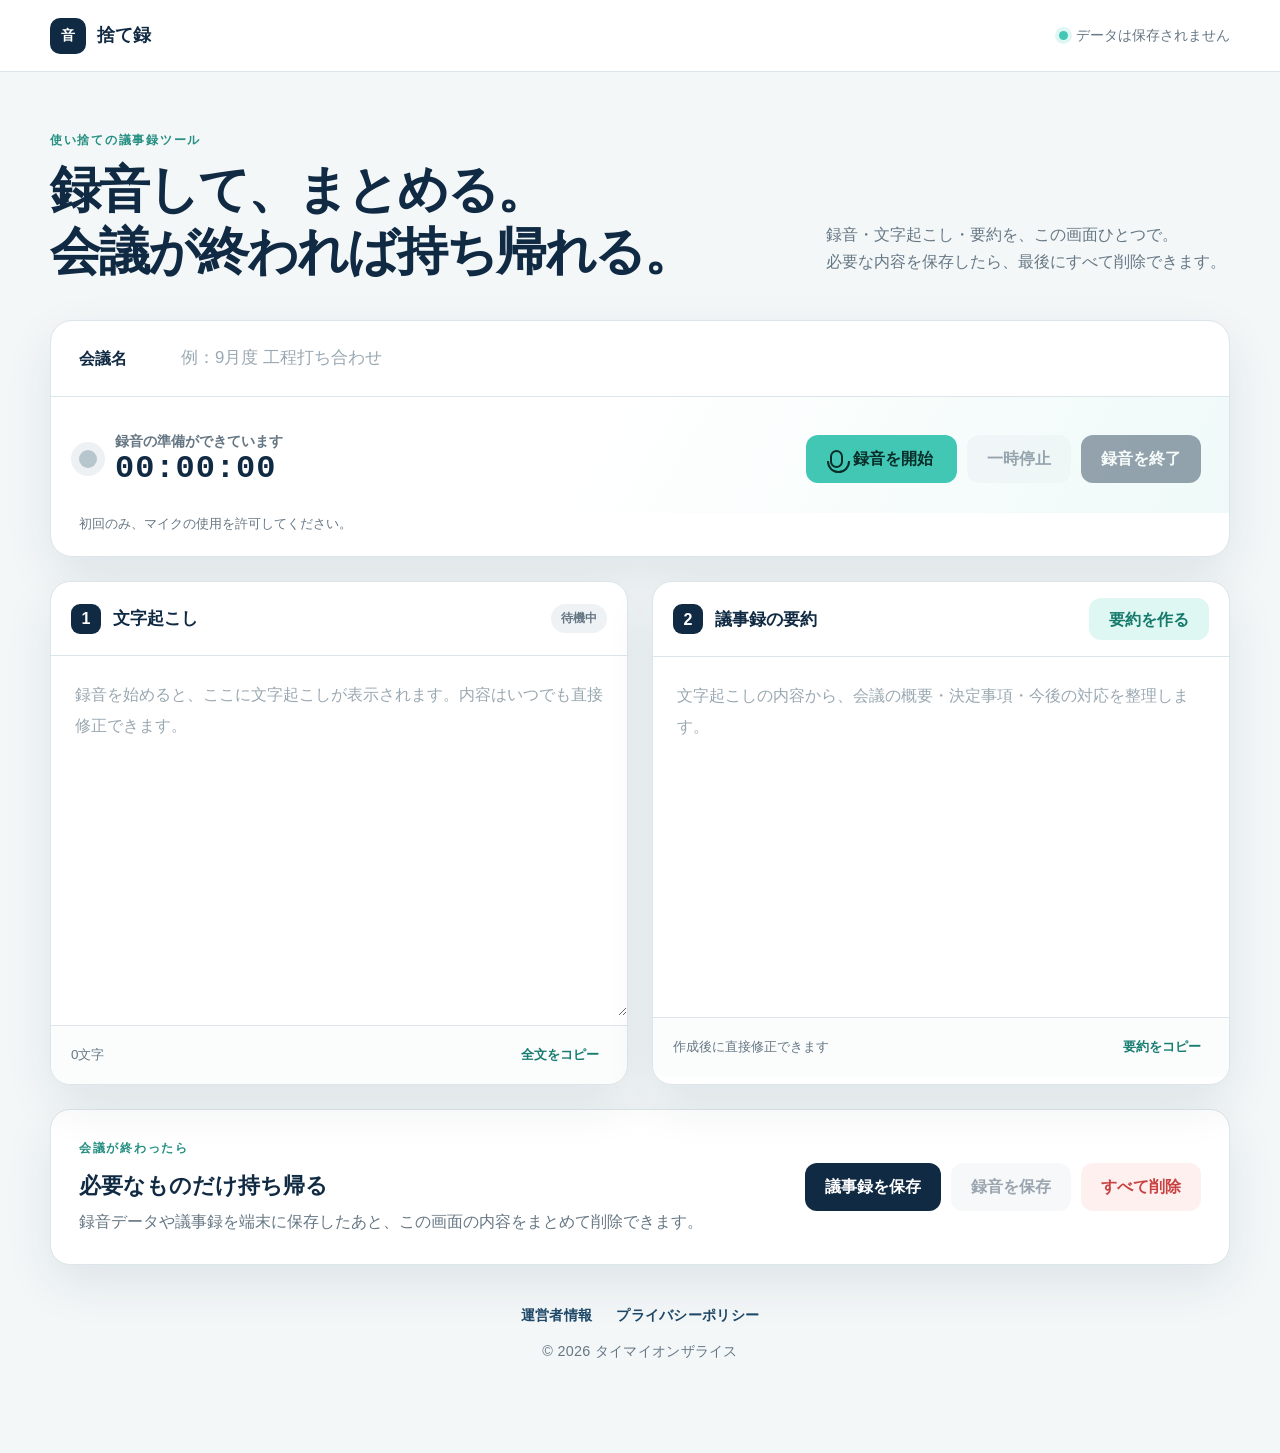
<file: index.html>
<!doctype html>
<html lang="ja">
<head>
  <meta charset="utf-8">
  <meta name="viewport" content="width=device-width, initial-scale=1, viewport-fit=cover">
  <meta name="theme-color" content="#102a43">
  <meta name="description" content="録音、文字起こし、要約をその場だけで完結できる使い捨て議事録ツール「捨て録」です。">
  <title>捨て録｜使い捨て議事録ツール</title>
  <link rel="icon" type="image/svg+xml" href="data:image/svg+xml,%3Csvg xmlns='http://www.w3.org/2000/svg' viewBox='0 0 64 64'%3E%3Crect width='64' height='64' rx='16' fill='%23102a43'/%3E%3Crect x='24' y='11' width='16' height='28' rx='8' fill='%23fff'/%3E%3Cpath d='M17 31a15 15 0 0 0 30 0M32 46v8M24 54h16' fill='none' stroke='%235ad6c7' stroke-width='5' stroke-linecap='round'/%3E%3C/svg%3E">
  <link rel="stylesheet" href="styles.css">
</head>
<body>
  <header class="topbar">
    <a class="brand" href="#" aria-label="捨て録 ホーム">
      <span class="brand-mark" aria-hidden="true">音</span>
      <span>捨て録</span>
    </a>
    <div class="privacy"><span class="privacy-dot"></span>データは保存されません</div>
  </header>

  <main>
    <section class="intro" aria-labelledby="page-title">
      <div>
        <p class="eyebrow">使い捨ての議事録ツール</p>
        <h1 id="page-title">録音して、まとめる。<br>会議が終われば持ち帰れる。</h1>
      </div>
      <p class="intro-note">録音・文字起こし・要約を、この画面ひとつで。<br>必要な内容を保存したら、最後にすべて削除できます。</p>
    </section>

    <section class="recorder-card" aria-labelledby="record-title">
      <div class="meeting-row">
        <label for="meetingTitle">会議名</label>
        <input id="meetingTitle" type="text" placeholder="例：9月度 工程打ち合わせ" autocomplete="off">
      </div>

      <div class="record-panel">
        <div class="record-status">
          <span id="pulse" class="status-orb" aria-hidden="true"></span>
          <div>
            <p id="record-title" class="status-label">録音の準備ができています</p>
            <p id="timer" class="timer" aria-live="polite">00:00:00</p>
          </div>
        </div>
        <div class="record-actions">
          <button id="recordBtn" class="btn btn-record" type="button">
            <span class="mic-icon" aria-hidden="true"></span><span id="recordBtnText">録音を開始</span>
          </button>
          <button id="pauseBtn" class="btn btn-secondary" type="button" disabled>一時停止</button>
          <button id="stopBtn" class="btn btn-dark" type="button" disabled>録音を終了</button>
        </div>
      </div>
      <p id="supportNote" class="support-note">初回のみ、マイクの使用を許可してください。</p>
    </section>

    <section class="workspace" aria-label="議事録作成エリア">
      <article class="editor-card">
        <div class="card-heading">
          <div><span class="step">1</span><h2>文字起こし</h2></div>
          <span id="speechState" class="state-pill">待機中</span>
        </div>
        <textarea id="transcript" placeholder="録音を始めると、ここに文字起こしが表示されます。内容はいつでも直接修正できます。" aria-label="文字起こし内容"></textarea>
        <div class="card-footer">
          <span id="charCount">0文字</span>
          <button id="copyTranscript" class="text-button" type="button">全文をコピー</button>
        </div>
      </article>

      <article class="editor-card summary-card">
        <div class="card-heading">
          <div><span class="step">2</span><h2>議事録の要約</h2></div>
          <button id="summarizeBtn" class="btn btn-accent" type="button">要約を作る</button>
        </div>
        <div id="summary" class="summary-output" contenteditable="true" role="textbox" aria-label="要約内容" data-placeholder="文字起こしの内容から、会議の概要・決定事項・今後の対応を整理します。"></div>
        <div class="card-footer">
          <span>作成後に直接修正できます</span>
          <button id="copySummary" class="text-button" type="button">要約をコピー</button>
        </div>
      </article>
    </section>

    <section class="finish-card" aria-labelledby="finish-title">
      <div>
        <p class="eyebrow">会議が終わったら</p>
        <h2 id="finish-title">必要なものだけ持ち帰る</h2>
        <p>録音データや議事録を端末に保存したあと、この画面の内容をまとめて削除できます。</p>
      </div>
      <div class="finish-actions">
        <button id="downloadMinutes" class="btn btn-dark" type="button">議事録を保存</button>
        <button id="downloadAudio" class="btn btn-secondary" type="button" disabled>録音を保存</button>
        <button id="clearAll" class="btn btn-danger" type="button">すべて削除</button>
      </div>
    </section>
    <footer class="site-footer">
      <nav class="footer-links" aria-label="フッターメニュー">
        <a href="operator.html">運営者情報</a>
        <a href="privacy.html">プライバシーポリシー</a>
      </nav>
      <p>© 2026 タイマイオンザライス</p>
    </footer>
  </main>

  <div id="toast" class="toast" role="status" aria-live="polite"></div>

  <dialog id="clearDialog">
    <form method="dialog" class="dialog-box">
      <div class="dialog-icon">!</div>
      <h2>すべて削除しますか？</h2>
      <p>文字起こし・要約・録音データをこの画面から消去します。削除後は元に戻せません。</p>
      <div class="dialog-actions">
        <button class="btn btn-secondary" value="cancel">キャンセル</button>
        <button id="confirmClear" class="btn btn-danger" value="confirm">削除する</button>
      </div>
    </form>
  </dialog>

  <script src="app.js"></script>
</body>
</html>
</file>
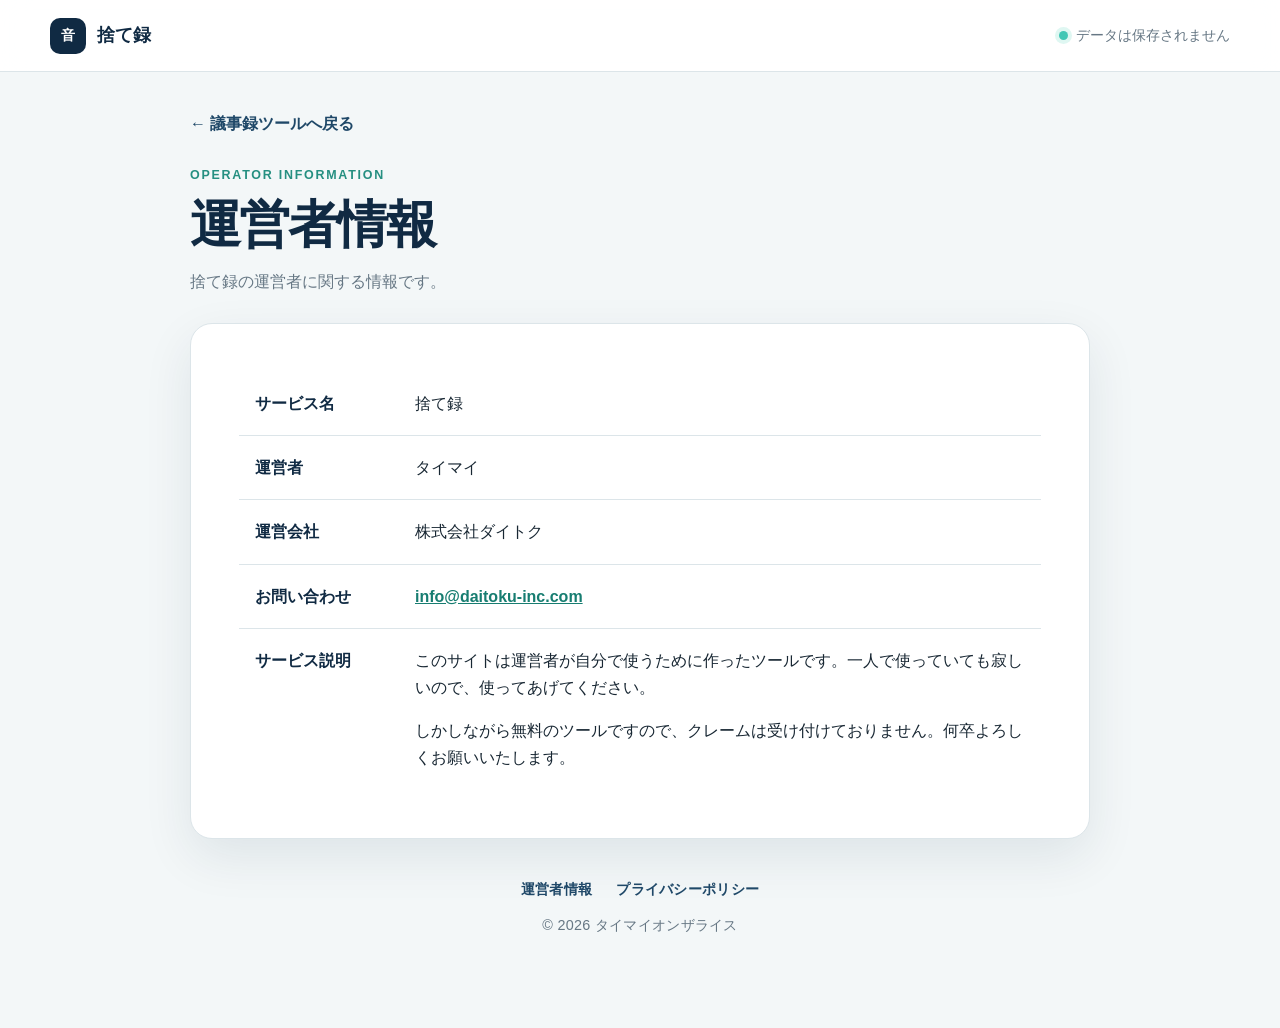
<file: operator.html>
<!doctype html>
<html lang="ja">
<head>
  <meta charset="utf-8">
  <meta name="viewport" content="width=device-width, initial-scale=1, viewport-fit=cover">
  <meta name="theme-color" content="#102a43">
  <meta name="description" content="捨て録の運営者情報です。">
  <title>運営者情報｜捨て録</title>
  <link rel="icon" type="image/svg+xml" href="data:image/svg+xml,%3Csvg xmlns='http://www.w3.org/2000/svg' viewBox='0 0 64 64'%3E%3Crect width='64' height='64' rx='16' fill='%23102a43'/%3E%3Crect x='24' y='11' width='16' height='28' rx='8' fill='%23fff'/%3E%3Cpath d='M17 31a15 15 0 0 0 30 0M32 46v8M24 54h16' fill='none' stroke='%235ad6c7' stroke-width='5' stroke-linecap='round'/%3E%3C/svg%3E">
  <link rel="stylesheet" href="styles.css">
</head>
<body>
  <header class="topbar">
    <a class="brand" href="index.html" aria-label="捨て録 ホーム"><span class="brand-mark" aria-hidden="true">音</span><span>捨て録</span></a>
    <div class="privacy"><span class="privacy-dot"></span>データは保存されません</div>
  </header>
  <main class="legal-main">
    <a class="back-link" href="index.html">← 議事録ツールへ戻る</a>
    <section class="legal-hero">
      <p class="eyebrow">OPERATOR INFORMATION</p>
      <h1>運営者情報</h1>
      <p>捨て録の運営者に関する情報です。</p>
    </section>
    <section class="legal-card">
      <table class="company-table">
        <tbody>
          <tr><th>サービス名</th><td>捨て録</td></tr>
          <tr><th>運営者</th><td>タイマイ</td></tr>
          <tr><th>運営会社</th><td>株式会社ダイトク</td></tr>
          <tr><th>お問い合わせ</th><td><a href="mailto:info@daitoku-inc.com">info@daitoku-inc.com</a></td></tr>
          <tr><th>サービス説明</th><td><p>このサイトは運営者が自分で使うために作ったツールです。一人で使っていても寂しいので、使ってあげてください。</p><p>しかしながら無料のツールですので、クレームは受け付けておりません。何卒よろしくお願いいたします。</p></td></tr>
        </tbody>
      </table>
    </section>
    <footer class="site-footer">
      <nav class="footer-links" aria-label="フッターメニュー"><a href="operator.html">運営者情報</a><a href="privacy.html">プライバシーポリシー</a></nav>
      <p>© 2026 タイマイオンザライス</p>
    </footer>
  </main>
</body>
</html>
</file>
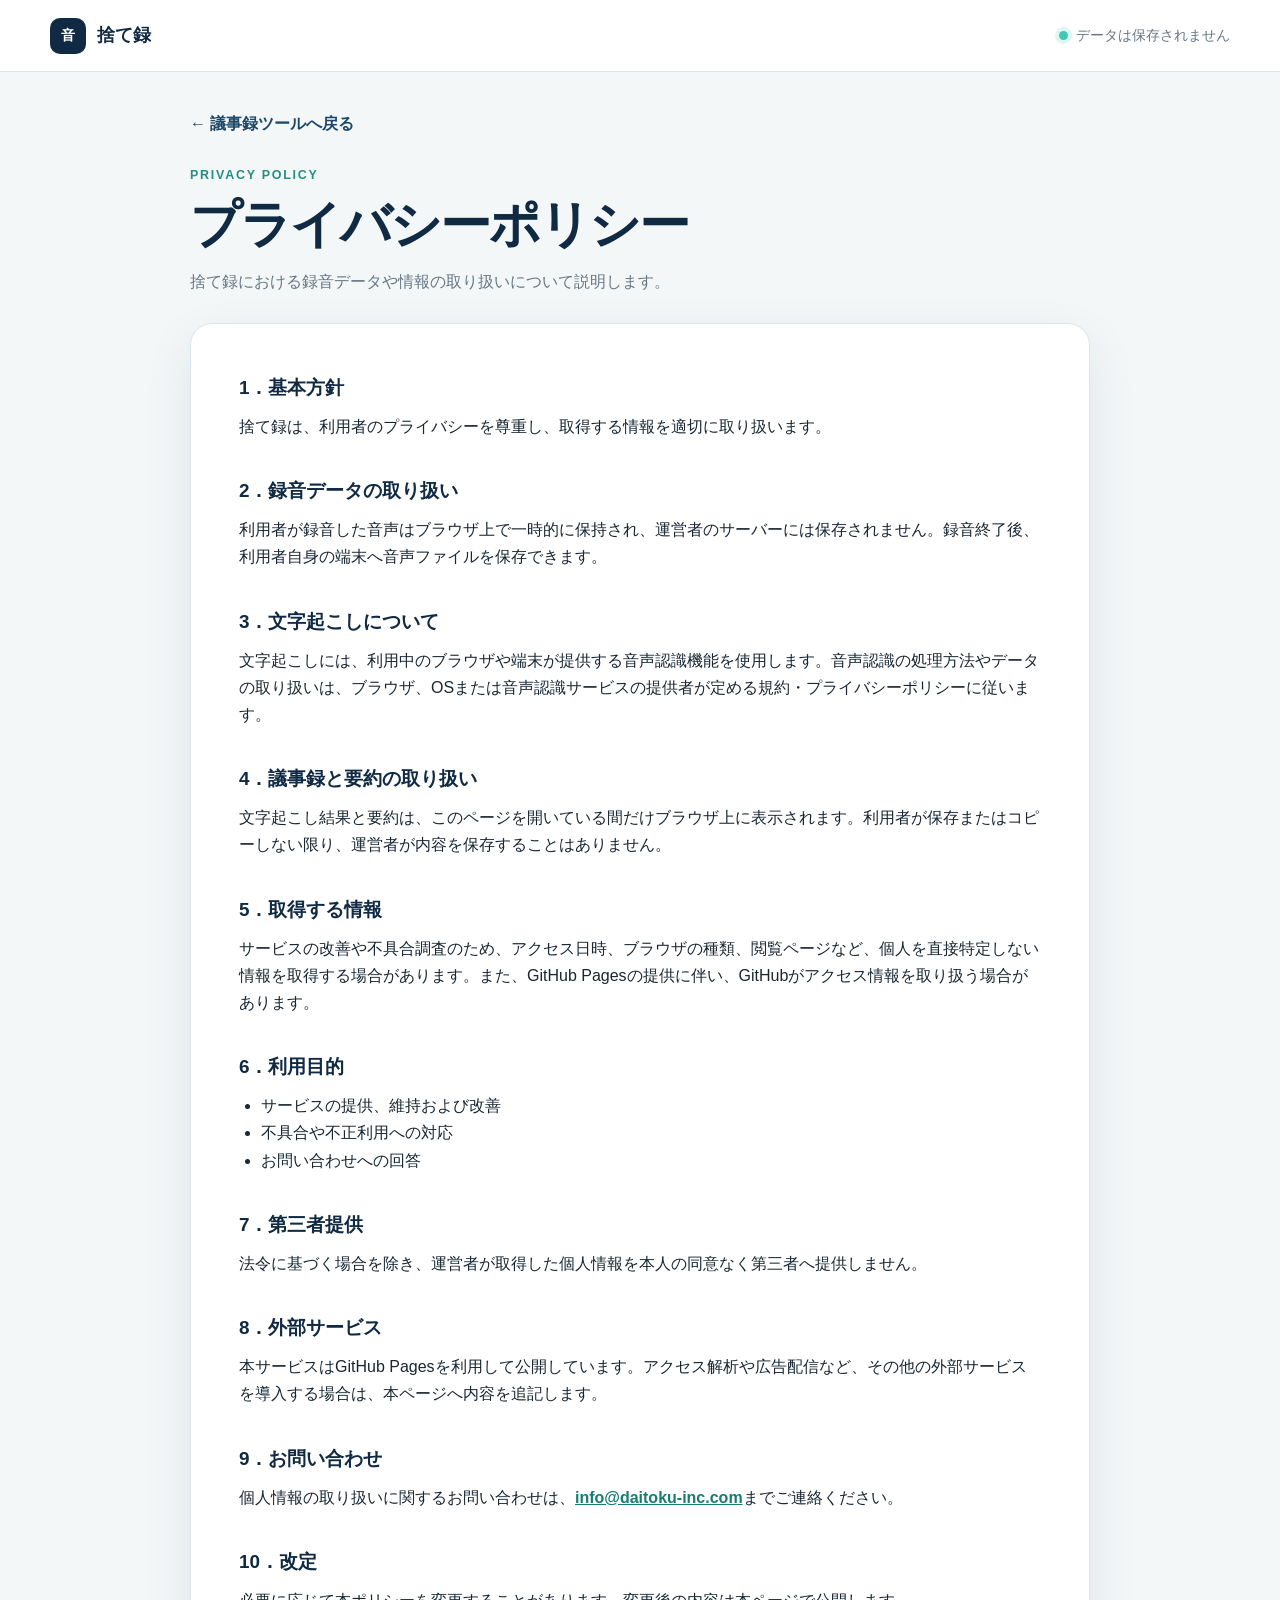
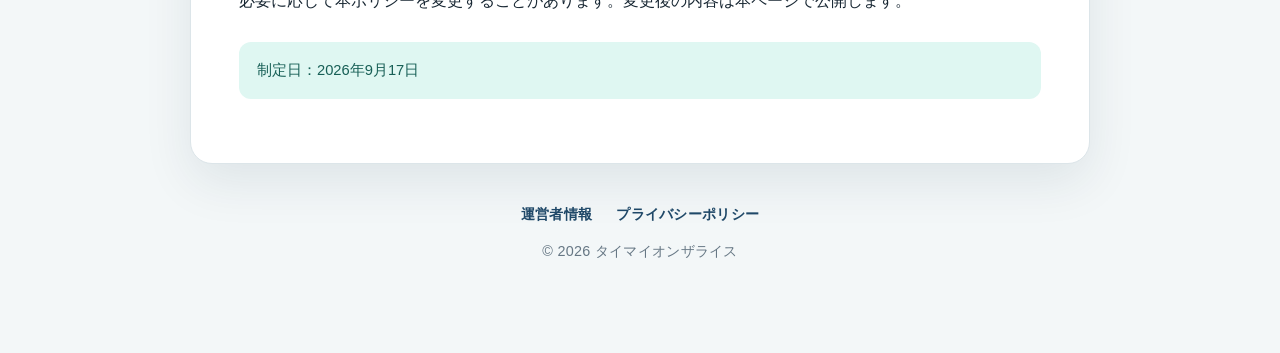
<file: privacy.html>
<!doctype html>
<html lang="ja">
<head>
  <meta charset="utf-8">
  <meta name="viewport" content="width=device-width, initial-scale=1, viewport-fit=cover">
  <meta name="theme-color" content="#102a43">
  <meta name="description" content="捨て録のプライバシーポリシーです。">
  <title>プライバシーポリシー｜捨て録</title>
  <link rel="icon" type="image/svg+xml" href="data:image/svg+xml,%3Csvg xmlns='http://www.w3.org/2000/svg' viewBox='0 0 64 64'%3E%3Crect width='64' height='64' rx='16' fill='%23102a43'/%3E%3Crect x='24' y='11' width='16' height='28' rx='8' fill='%23fff'/%3E%3Cpath d='M17 31a15 15 0 0 0 30 0M32 46v8M24 54h16' fill='none' stroke='%235ad6c7' stroke-width='5' stroke-linecap='round'/%3E%3C/svg%3E">
  <link rel="stylesheet" href="styles.css">
</head>
<body>
  <header class="topbar">
    <a class="brand" href="index.html" aria-label="捨て録 ホーム"><span class="brand-mark" aria-hidden="true">音</span><span>捨て録</span></a>
    <div class="privacy"><span class="privacy-dot"></span>データは保存されません</div>
  </header>
  <main class="legal-main">
    <a class="back-link" href="index.html">← 議事録ツールへ戻る</a>
    <section class="legal-hero">
      <p class="eyebrow">PRIVACY POLICY</p>
      <h1>プライバシーポリシー</h1>
      <p>捨て録における録音データや情報の取り扱いについて説明します。</p>
    </section>
    <section class="legal-card">
      <h2>1．基本方針</h2>
      <p>捨て録は、利用者のプライバシーを尊重し、取得する情報を適切に取り扱います。</p>

      <h2>2．録音データの取り扱い</h2>
      <p>利用者が録音した音声はブラウザ上で一時的に保持され、運営者のサーバーには保存されません。録音終了後、利用者自身の端末へ音声ファイルを保存できます。</p>

      <h2>3．文字起こしについて</h2>
      <p>文字起こしには、利用中のブラウザや端末が提供する音声認識機能を使用します。音声認識の処理方法やデータの取り扱いは、ブラウザ、OSまたは音声認識サービスの提供者が定める規約・プライバシーポリシーに従います。</p>

      <h2>4．議事録と要約の取り扱い</h2>
      <p>文字起こし結果と要約は、このページを開いている間だけブラウザ上に表示されます。利用者が保存またはコピーしない限り、運営者が内容を保存することはありません。</p>

      <h2>5．取得する情報</h2>
      <p>サービスの改善や不具合調査のため、アクセス日時、ブラウザの種類、閲覧ページなど、個人を直接特定しない情報を取得する場合があります。また、GitHub Pagesの提供に伴い、GitHubがアクセス情報を取り扱う場合があります。</p>

      <h2>6．利用目的</h2>
      <ul><li>サービスの提供、維持および改善</li><li>不具合や不正利用への対応</li><li>お問い合わせへの回答</li></ul>

      <h2>7．第三者提供</h2>
      <p>法令に基づく場合を除き、運営者が取得した個人情報を本人の同意なく第三者へ提供しません。</p>

      <h2>8．外部サービス</h2>
      <p>本サービスはGitHub Pagesを利用して公開しています。アクセス解析や広告配信など、その他の外部サービスを導入する場合は、本ページへ内容を追記します。</p>

      <h2>9．お問い合わせ</h2>
      <p>個人情報の取り扱いに関するお問い合わせは、<a href="mailto:info@daitoku-inc.com">info@daitoku-inc.com</a>までご連絡ください。</p>

      <h2>10．改定</h2>
      <p>必要に応じて本ポリシーを変更することがあります。変更後の内容は本ページで公開します。</p>
      <p class="policy-note">制定日：2026年9月17日</p>
    </section>
    <footer class="site-footer">
      <nav class="footer-links" aria-label="フッターメニュー"><a href="operator.html">運営者情報</a><a href="privacy.html">プライバシーポリシー</a></nav>
      <p>© 2026 タイマイオンザライス</p>
    </footer>
  </main>
</body>
</html>
</file>
<file: styles.css>
:root {
  color-scheme: light;
  --navy: #102a43;
  --navy-2: #1f4868;
  --ink: #182733;
  --muted: #667784;
  --line: #dce5e9;
  --paper: #ffffff;
  --wash: #f3f7f8;
  --mint: #42c7b5;
  --mint-soft: #dff7f2;
  --red: #c84242;
  --shadow: 0 18px 50px rgba(16, 42, 67, .09);
}

* { box-sizing: border-box; }
html { scroll-behavior: smooth; }
body {
  margin: 0;
  background: var(--wash);
  color: var(--ink);
  font-family: -apple-system, BlinkMacSystemFont, "Segoe UI", "Noto Sans JP", sans-serif;
  font-size: 16px;
  line-height: 1.7;
}
button, input, textarea { font: inherit; }
button { -webkit-tap-highlight-color: transparent; }

.topbar {
  height: 72px;
  padding: 0 max(24px, calc((100vw - 1180px) / 2));
  display: flex;
  align-items: center;
  justify-content: space-between;
  background: rgba(255,255,255,.93);
  border-bottom: 1px solid var(--line);
  position: sticky;
  top: 0;
  z-index: 20;
  backdrop-filter: blur(14px);
}
.brand { display: flex; align-items: center; gap: 11px; color: var(--navy); text-decoration: none; font-weight: 800; font-size: 1.1rem; }
.brand-mark { width: 36px; height: 36px; border-radius: 10px; display: grid; place-items: center; background: var(--navy); color: #fff; font-size: .86rem; }
.privacy { display: flex; align-items: center; gap: 8px; color: var(--muted); font-size: .9rem; }
.privacy-dot { width: 9px; height: 9px; border-radius: 50%; background: var(--mint); box-shadow: 0 0 0 4px var(--mint-soft); }

main { width: min(1180px, calc(100% - 48px)); margin: 0 auto; padding: 58px 0 90px; }
.intro { display: grid; grid-template-columns: 1.4fr .8fr; gap: 70px; align-items: end; margin-bottom: 38px; }
.eyebrow { color: #258f81; font-size: .78rem; font-weight: 800; letter-spacing: .14em; text-transform: uppercase; margin: 0 0 8px; }
h1 { color: var(--navy); font-size: clamp(2rem, 4vw, 3.65rem); line-height: 1.2; letter-spacing: -.04em; margin: 0; }
.intro-note { margin: 0 0 7px; color: var(--muted); }

.recorder-card, .editor-card, .finish-card { background: var(--paper); border: 1px solid var(--line); box-shadow: var(--shadow); }
.recorder-card { border-radius: 22px; overflow: hidden; margin-bottom: 24px; }
.meeting-row { padding: 22px 28px; display: grid; grid-template-columns: 100px 1fr; align-items: center; border-bottom: 1px solid var(--line); }
.meeting-row label { color: var(--navy); font-weight: 800; }
.meeting-row input { width: 100%; border: 0; outline: 0; font-size: 1.05rem; color: var(--ink); background: transparent; }
.meeting-row input::placeholder { color: #9aa8b2; }
.record-panel { padding: 32px 28px 24px; display: flex; align-items: center; justify-content: space-between; gap: 30px; background: linear-gradient(120deg, #fff 45%, #effaf8); }
.record-status { display: flex; gap: 18px; align-items: center; min-width: 280px; }
.status-orb { width: 18px; height: 18px; border-radius: 50%; background: #b7c5cc; box-shadow: 0 0 0 8px #edf1f3; flex: 0 0 auto; }
.status-orb.recording { background: #ed5555; box-shadow: 0 0 0 8px #fee8e8; animation: pulse 1.5s infinite; }
@keyframes pulse { 50% { box-shadow: 0 0 0 13px rgba(237,85,85,.06); } }
.status-label { margin: 0; color: var(--muted); font-weight: 700; font-size: .9rem; }
.timer { margin: -3px 0 0; color: var(--navy); font: 700 2rem/1.2 ui-monospace, SFMono-Regular, Menlo, monospace; letter-spacing: .03em; }
.record-actions, .finish-actions { display: flex; gap: 10px; flex-wrap: wrap; justify-content: flex-end; }
.btn { min-height: 48px; padding: 0 20px; border: 0; border-radius: 12px; cursor: pointer; font-weight: 800; transition: transform .18s, box-shadow .18s, opacity .18s; }
.btn:hover:not(:disabled) { transform: translateY(-1px); box-shadow: 0 8px 20px rgba(16,42,67,.13); }
.btn:disabled { cursor: not-allowed; opacity: .42; }
.btn-record { display: flex; align-items: center; gap: 10px; background: var(--mint); color: #082e2a; padding-inline: 24px; }
.btn-record.active { background: #ed5555; color: white; }
.mic-icon { width: 13px; height: 18px; border: 2px solid currentColor; border-radius: 8px; position: relative; }
.mic-icon::after { content: ""; position: absolute; width: 19px; height: 10px; left: -5px; bottom: -7px; border: 2px solid currentColor; border-top: 0; border-radius: 0 0 12px 12px; }
.btn-secondary { background: #eaf0f2; color: var(--navy); }
.btn-dark { background: var(--navy); color: white; }
.btn-accent { min-height: 42px; background: var(--mint-soft); color: #15796c; }
.btn-danger { background: #fff0f0; color: var(--red); }
.support-note { padding: 0 28px 21px; margin: 0; color: var(--muted); font-size: .84rem; }

.workspace { display: grid; grid-template-columns: 1fr 1fr; gap: 24px; }
.editor-card { border-radius: 20px; overflow: hidden; min-width: 0; }
.card-heading { min-height: 74px; padding: 16px 20px; display: flex; align-items: center; justify-content: space-between; gap: 15px; border-bottom: 1px solid var(--line); }
.card-heading > div { display: flex; align-items: center; gap: 12px; }
.card-heading h2 { margin: 0; color: var(--navy); font-size: 1.08rem; }
.step { width: 30px; height: 30px; border-radius: 9px; display: grid; place-items: center; color: #fff; background: var(--navy); font-weight: 800; }
.state-pill { padding: 4px 10px; border-radius: 99px; background: #eef2f4; color: var(--muted); font-size: .78rem; font-weight: 700; }
.state-pill.live { background: #fee8e8; color: #b42f2f; }
textarea, .summary-output { width: 100%; min-height: 360px; padding: 24px; border: 0; outline: 0; resize: vertical; color: var(--ink); background: #fff; font-size: 1rem; line-height: 1.9; }
textarea::placeholder { color: #9aa8b2; }
.summary-output:empty::before { content: attr(data-placeholder); color: #9aa8b2; }
.summary-output h3 { margin: 0 0 6px; color: var(--navy); font-size: 1rem; }
.summary-output p { margin: 0 0 20px; }
.summary-output ul { margin: 0 0 20px; padding-left: 1.3rem; }
.card-footer { min-height: 54px; padding: 10px 20px; display: flex; align-items: center; justify-content: space-between; gap: 12px; border-top: 1px solid var(--line); background: #fbfcfc; color: var(--muted); font-size: .84rem; }
.text-button { border: 0; padding: 8px; background: transparent; color: #177d71; font-weight: 800; cursor: pointer; }

.finish-card { margin-top: 24px; border-radius: 20px; padding: 28px; display: flex; align-items: center; justify-content: space-between; gap: 30px; }
.finish-card h2 { color: var(--navy); margin: 0 0 4px; font-size: 1.35rem; }
.finish-card p:not(.eyebrow) { color: var(--muted); margin: 0; }
.site-footer { padding: 38px 16px 0; color: var(--muted); text-align: center; font-size: .9rem; letter-spacing: .02em; }
.site-footer p { margin: 12px 0 0; }
.footer-links { display: flex; justify-content: center; gap: 10px 24px; flex-wrap: wrap; }
.footer-links a { color: var(--navy-2); font-weight: 700; text-decoration: none; }
.footer-links a:hover { text-decoration: underline; }

.legal-main { width: min(900px, calc(100% - 48px)); padding-top: 38px; }
.back-link { display: inline-flex; align-items: center; color: var(--navy-2); text-decoration: none; font-weight: 800; margin-bottom: 28px; }
.back-link:hover { text-decoration: underline; }
.legal-hero { margin-bottom: 28px; }
.legal-hero h1 { margin-bottom: 12px; }
.legal-hero > p:last-child { color: var(--muted); margin: 0; }
.legal-card { background: var(--paper); border: 1px solid var(--line); border-radius: 22px; padding: clamp(24px, 5vw, 48px); box-shadow: var(--shadow); }
.legal-card h2 { color: var(--navy); font-size: 1.18rem; margin: 2.2rem 0 .55rem; }
.legal-card h2:first-child { margin-top: 0; }
.legal-card p { margin: 0 0 1rem; }
.legal-card ul { margin: .4rem 0 1.2rem; padding-left: 1.4rem; }
.legal-card a { color: #177d71; font-weight: 700; }
.company-table { width: 100%; border-collapse: collapse; }
.company-table th, .company-table td { padding: 18px 16px; border-bottom: 1px solid var(--line); text-align: left; vertical-align: top; }
.company-table tr:last-child th, .company-table tr:last-child td { border-bottom: 0; }
.company-table th { width: 160px; color: var(--navy); font-weight: 800; }
.company-table td p:last-child { margin-bottom: 0; }
.policy-note { margin-top: 28px !important; padding: 16px 18px; border-radius: 12px; background: var(--mint-soft); color: #175f56; font-size: .92rem; }
.toast { position: fixed; left: 50%; bottom: 28px; transform: translate(-50%, 20px); padding: 12px 18px; border-radius: 10px; background: var(--navy); color: #fff; font-weight: 700; opacity: 0; pointer-events: none; transition: .25s; z-index: 50; box-shadow: var(--shadow); }
.toast.show { opacity: 1; transform: translate(-50%, 0); }
dialog { border: 0; border-radius: 20px; padding: 0; box-shadow: 0 30px 80px rgba(16,42,67,.3); }
dialog::backdrop { background: rgba(9, 28, 42, .55); backdrop-filter: blur(3px); }
.dialog-box { width: min(440px, calc(100vw - 40px)); padding: 32px; text-align: center; }
.dialog-icon { width: 46px; height: 46px; margin: 0 auto 14px; display: grid; place-items: center; border-radius: 50%; background: #fff0f0; color: var(--red); font-weight: 900; }
.dialog-box h2 { color: var(--navy); margin: 0 0 8px; }
.dialog-box p { color: var(--muted); margin: 0 0 24px; }
.dialog-actions { display: flex; justify-content: center; gap: 10px; }

@media (max-width: 820px) {
  .topbar { height: 64px; padding-inline: 18px; }
  .privacy { font-size: 0; }
  .privacy::after { content: "保存なし"; font-size: .8rem; }
  main { width: min(100% - 28px, 640px); padding: 34px 0 70px; }
  .intro { grid-template-columns: 1fr; gap: 16px; margin-bottom: 28px; }
  h1 { font-size: clamp(2rem, 10vw, 3rem); }
  .record-panel { align-items: stretch; flex-direction: column; }
  .record-status { min-width: 0; }
  .record-actions { justify-content: stretch; }
  .record-actions .btn { flex: 1 1 140px; }
  .workspace { grid-template-columns: 1fr; }
  textarea, .summary-output { min-height: 300px; }
  .finish-card { align-items: stretch; flex-direction: column; }
  .finish-actions { justify-content: stretch; }
  .finish-actions .btn { flex: 1 1 140px; }
}

@media (max-width: 480px) {
  .meeting-row { grid-template-columns: 1fr; gap: 4px; padding: 18px 20px; }
  .record-panel { padding: 25px 20px 18px; }
  .support-note { padding: 0 20px 18px; }
  .card-heading { align-items: flex-start; }
  .summary-card .card-heading { align-items: center; }
  .finish-card { padding: 22px 20px; }
  .legal-main { width: min(100% - 28px, 640px); }
  .legal-card { padding: 22px 20px; }
  .company-table, .company-table tbody, .company-table tr, .company-table th, .company-table td { display: block; width: 100%; }
  .company-table tr { padding: 16px 0; border-bottom: 1px solid var(--line); }
  .company-table tr:last-child { border-bottom: 0; }
  .company-table th, .company-table td { padding: 0; border: 0; }
  .company-table th { margin-bottom: 5px; }
}

@media (prefers-reduced-motion: reduce) {
  *, *::before, *::after { animation: none !important; transition: none !important; scroll-behavior: auto !important; }
}
</file>
